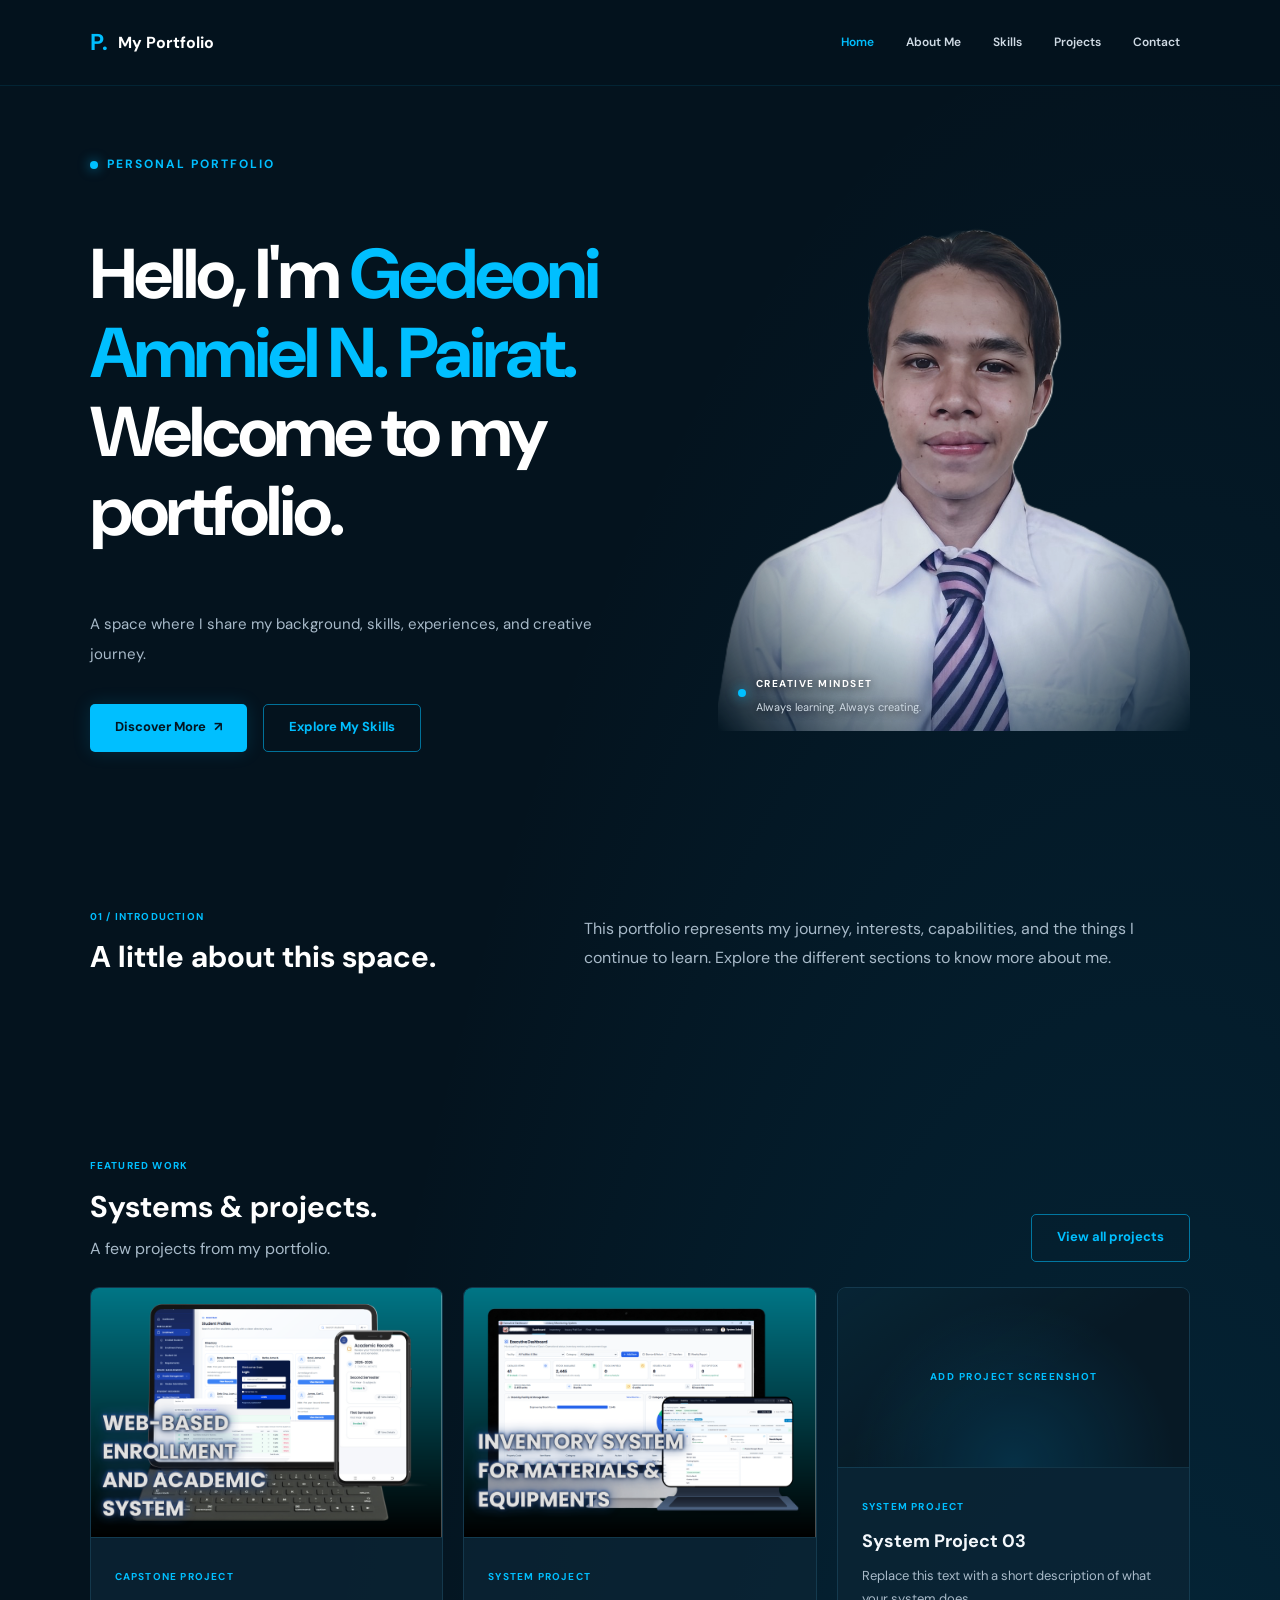
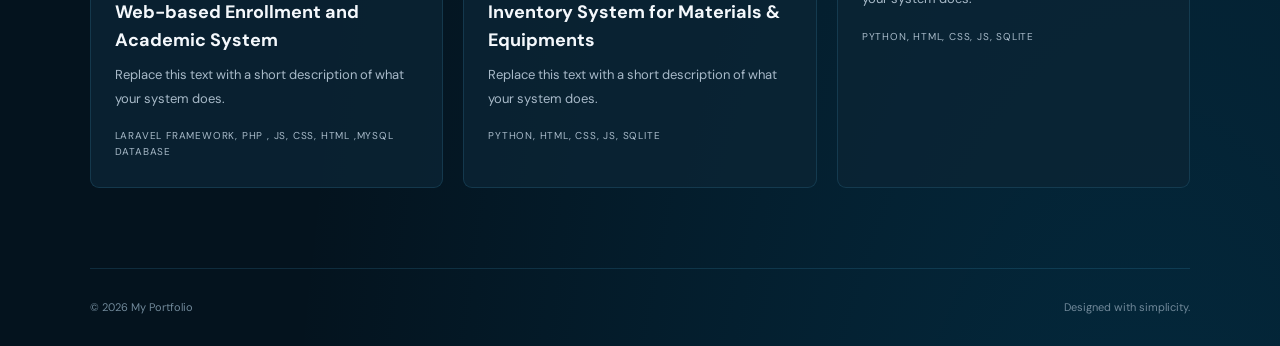
<file: index.html>
<!DOCTYPE html>
<html lang="en">
<head>
    <meta charset="UTF-8">
    <meta name="viewport" content="width=device-width, initial-scale=1.0">

    <meta name="description" content="Personal portfolio showcasing my background, skills, and experience.">

    <title>My Portfolio</title>

    <link rel="preconnect" href="https://fonts.googleapis.com">
    <link rel="preconnect" href="https://fonts.gstatic.com" crossorigin>
    <link href="https://fonts.googleapis.com/css2?family=DM+Sans:wght@400;500;600;700&family=Inter:wght@400;500;600;700;800&display=swap" rel="stylesheet">

    <link rel="stylesheet" href="css/portfolio.css">
    <script src="js/portfolio.js" defer></script>
</head>
<body>

    <header class="site-header">
        <div class="header-container">

            <a href="index.html" class="brand">
                <span class="brand-mark">P.</span>
                <span>My Portfolio</span>
            </a>

            <nav class="tabs" aria-label="Portfolio pages">
                <a href="index.html" aria-current="page">Home</a>
                <a href="tabs/aboutme.html">About Me</a>
                <a href="tabs/skills.html">Skills</a>
                <a href="tabs/projects.html">Projects</a>
                <a href="tabs/contact.html">Contact</a>
            </nav>

        </div>
    </header>

    <main>
        <section class="hero">

            <div class="hero-content">
                <span class="eyebrow">
                    <span class="status-dot"></span>
                    PERSONAL PORTFOLIO
                </span>

                <h1>
                    Hello, I'm <span class="accent">Gedeoni Ammiel N. Pairat.</span>
                    <br>
                    Welcome to my portfolio.
                </h1>

                <p class="hero-description">
                    A space where I share my background, skills,
                    experiences, and creative journey.
                </p>

                <div class="hero-actions">
                    <a href="tabs/aboutme.html" class="btn btn-primary">
                        Discover More <span>↗</span>
                    </a>

                    <a href="tabs/skills.html" class="btn btn-secondary">
                        Explore My Skills
                    </a>
                </div>
            </div>

            <div class="hero-decoration">
                <div class="decoration-image">
                    <img
                        src="img/profile.png"
                        alt="Personal portfolio profile"
                        class="hero-image"
                    >

                    <div class="image-caption">
                        <span class="status-dot"></span>
                        <div>
                            <strong>CREATIVE MINDSET</strong>
                            <p>Always learning. Always creating.</p>
                        </div>
                    </div>
                </div>
            </div>

        </section>

        <section class="intro-section">
            <div>
                <span class="section-label">01 / INTRODUCTION</span>
                <h2>A little about this space.</h2>
            </div>

            <p>
                This portfolio represents my journey, interests,
                capabilities, and the things I continue to learn.
                Explore the different sections to know more about me.
            </p>
        </section>

        <section class="projects-section" aria-labelledby="featured-projects-title">
            <div class="section-heading projects-heading">
                <div>
                    <span class="section-label">FEATURED WORK</span>
                    <h2 id="featured-projects-title">Systems & projects.</h2>
                    <p>A few projects from my portfolio.</p>
                </div>
                <a href="tabs/projects.html" class="btn btn-secondary">View all projects</a>
            </div>

            <div class="projects-grid">
                <article class="project-card">
                    <div class="project-preview project-preview-image">
                        <img src="img/system1.png" alt="Screenshot of the web-based enrollment and academic system"
                            width="1748" height="1240" loading="lazy" decoding="async">
                    </div>
                    <div class="project-content">
                        <span class="section-label">CAPSTONE PROJECT</span>
                        <h2>Web-based Enrollment and Academic System</h2>
                        <p>Replace this text with a short description of what your system does.</p>
                        <span class="project-tech">LARAVEL FRAMEWORK, PHP , JS, CSS, HTML ,MYSQL DATABASE</span>
                    </div>
                </article>

                <article class="project-card">
                    <div class="project-preview project-preview-image">
                        <img src="img/system2.png" alt="Screenshot of System Project 02"
                            width="1748" height="1240" loading="lazy" decoding="async">
                    </div>
                    <div class="project-content">
                        <span class="section-label">SYSTEM PROJECT</span>
                        <h2>Inventory System for Materials & Equipments</h2>
                        <p>Replace this text with a short description of what your system does.</p>
                        <span class="project-tech">PYTHON, HTML, CSS, JS, SQLITE</span>
                    </div>
                </article>

                <article class="project-card">
                    <div class="project-preview" aria-hidden="true">ADD PROJECT SCREENSHOT</div>
                    <div class="project-content">
                        <span class="section-label">SYSTEM PROJECT</span>
                        <h2>System Project 03</h2>
                        <p>Replace this text with a short description of what your system does.</p>
                        <span class="project-tech">PYTHON, HTML, CSS, JS, SQLITE</span>
                    </div>
                </article>
            </div>
        </section>

        <footer class="site-footer">
            <span>© <span id="current-year"></span> My Portfolio</span>
            <span>Designed with simplicity.</span>
        </footer>

    </main>

</body>
</html>
</file>
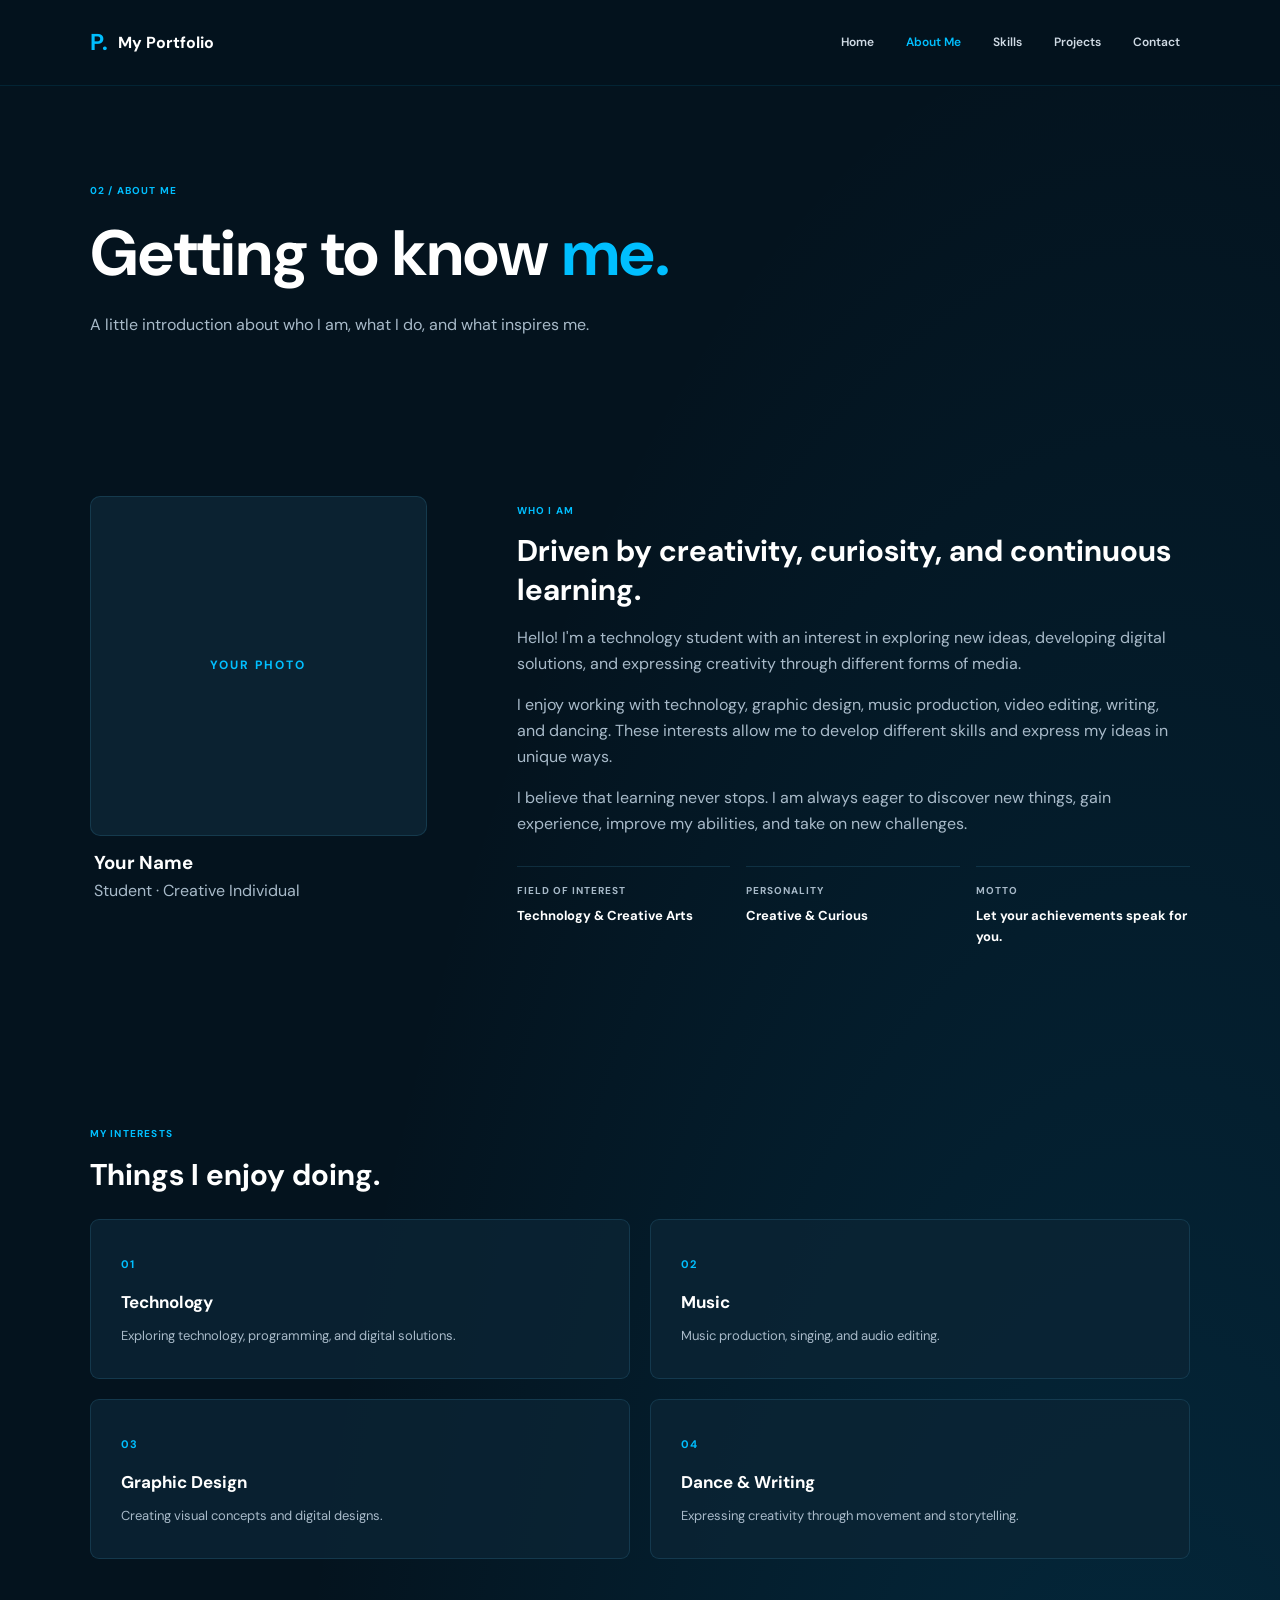
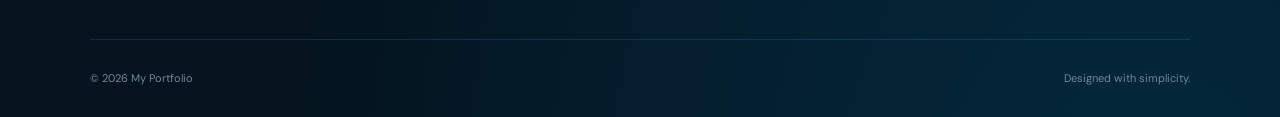
<file: tabs/aboutme.html>
<!DOCTYPE html>
<html lang="en">
<head>
    <meta charset="UTF-8">
    <meta name="viewport" content="width=device-width, initial-scale=1.0">

    <title>About Me | My Portfolio</title>

    <link rel="preconnect" href="https://fonts.googleapis.com">
    <link rel="preconnect" href="https://fonts.gstatic.com" crossorigin>
    <link href="https://fonts.googleapis.com/css2?family=DM+Sans:wght@400;500;600;700&family=Inter:wght@400;500;600;700;800&display=swap" rel="stylesheet">

    <link rel="stylesheet" href="../css/portfolio.css">
    <script src="../js/portfolio.js" defer></script>
</head>
<body>

    <header class="site-header">
        <div class="header-container">

            <a href="../index.html" class="brand">
                <span class="brand-mark">P.</span>
                <span>My Portfolio</span>
            </a>

            <nav class="tabs" aria-label="Portfolio pages">
                <a href="../index.html">Home</a>
                <a href="aboutme.html" aria-current="page">About Me</a>
                <a href="skills.html">Skills</a>
                <a href="projects.html">Projects</a>
                <a href="contact.html">Contact</a>
            </nav>

        </div>
    </header>

    <main>

        <!-- PAGE INTRO -->
        <section class="page-hero">
            <span class="section-label">02 / ABOUT ME</span>

            <h1>
                Getting to know <span class="accent">me.</span>
            </h1>

            <p>
                A little introduction about who I am,
                what I do, and what inspires me.
            </p>
        </section>

        <!-- ABOUT CONTENT -->
        <section class="about-section">

            <div class="about-profile">
                <div class="profile-placeholder">
                    <span>YOUR PHOTO</span>
                </div>

                <div class="profile-caption">
                    <h3>Your Name</h3>
                    <p>Student · Creative Individual</p>
                </div>
            </div>

            <div class="about-content">

                <span class="section-label">WHO I AM</span>

                <h2>
                    Driven by creativity,
                    curiosity, and continuous learning.
                </h2>

                <p>
                    Hello! I'm a technology student with an interest
                    in exploring new ideas, developing digital
                    solutions, and expressing creativity through
                    different forms of media.
                </p>

                <p>
                    I enjoy working with technology, graphic design,
                    music production, video editing, writing, and
                    dancing. These interests allow me to develop
                    different skills and express my ideas in unique ways.
                </p>

                <p>
                    I believe that learning never stops. I am always
                    eager to discover new things, gain experience,
                    improve my abilities, and take on new challenges.
                </p>

                <div class="about-details">

                    <div class="detail-item">
                        <span class="detail-label">FIELD OF INTEREST</span>
                        <strong>Technology & Creative Arts</strong>
                    </div>

                    <div class="detail-item">
                        <span class="detail-label">PERSONALITY</span>
                        <strong>Creative & Curious</strong>
                    </div>

                    <div class="detail-item">
                        <span class="detail-label">MOTTO</span>
                        <strong>Let your achievements speak for you.</strong>
                    </div>

                </div>

            </div>

        </section>

        <!-- INTERESTS -->
        <section class="interests-section">

            <div class="section-heading">
                <span class="section-label">MY INTERESTS</span>
                <h2>Things I enjoy doing.</h2>
            </div>

            <div class="interest-grid">

                <article class="interest-card">
                    <span class="interest-number">01</span>
                    <h3>Technology</h3>
                    <p>Exploring technology, programming, and digital solutions.</p>
                </article>

                <article class="interest-card">
                    <span class="interest-number">02</span>
                    <h3>Music</h3>
                    <p>Music production, singing, and audio editing.</p>
                </article>

                <article class="interest-card">
                    <span class="interest-number">03</span>
                    <h3>Graphic Design</h3>
                    <p>Creating visual concepts and digital designs.</p>
                </article>

                <article class="interest-card">
                    <span class="interest-number">04</span>
                    <h3>Dance & Writing</h3>
                    <p>Expressing creativity through movement and storytelling.</p>
                </article>

            </div>

        </section>

        <footer class="site-footer">
            <span>© <span id="current-year"></span> My Portfolio</span>
            <span>Designed with simplicity.</span>
        </footer>

    </main>

</body>
</html>
</file>
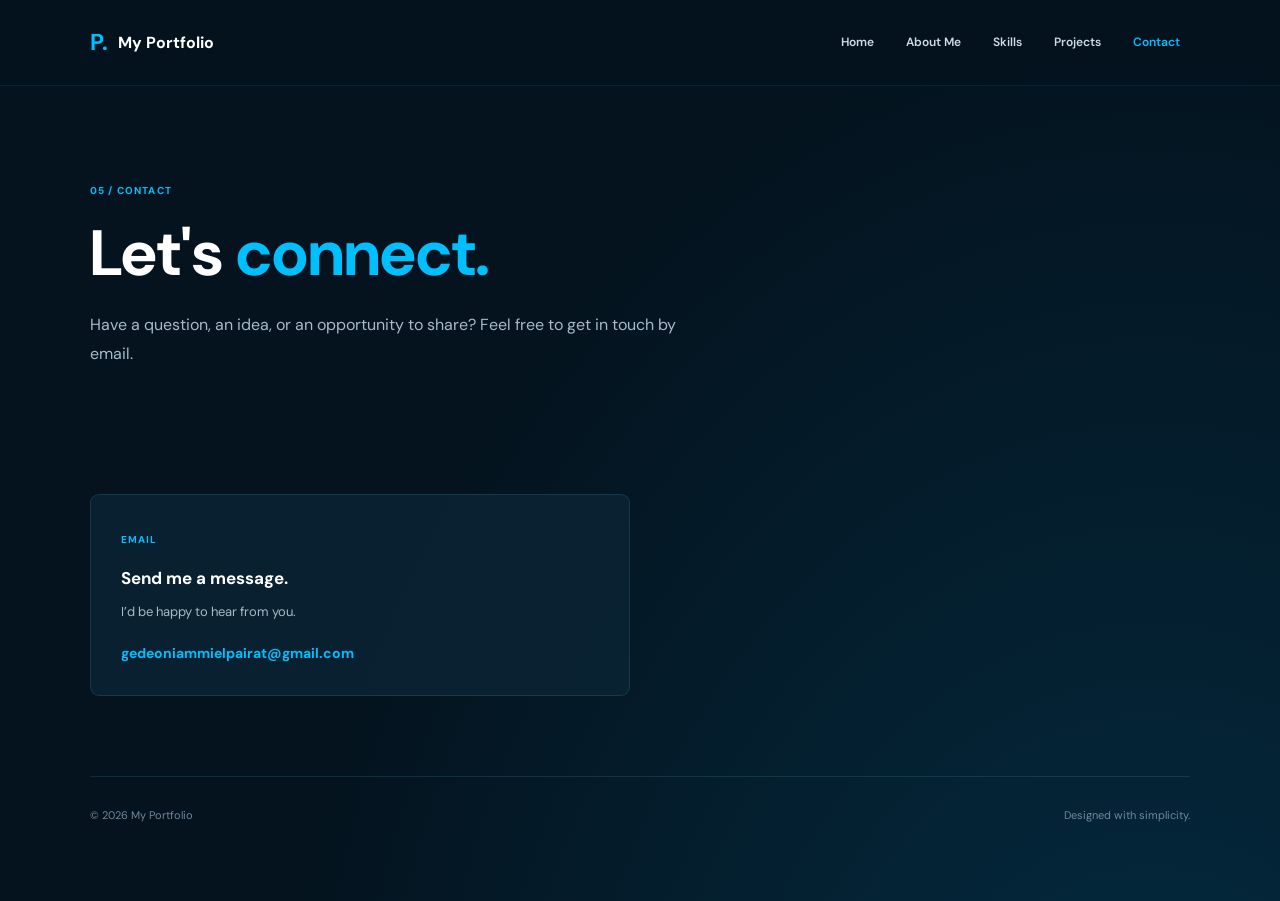
<file: tabs/contact.html>
<!DOCTYPE html>
<html lang="en">
<head>
    <meta charset="UTF-8">
    <meta name="viewport" content="width=device-width, initial-scale=1.0">

    <meta name="description" content="Get in touch with Gedeoni Ammiel Pairat.">

    <title>Contact | My Portfolio</title>

    <link rel="preconnect" href="https://fonts.googleapis.com">
    <link rel="preconnect" href="https://fonts.gstatic.com" crossorigin>
    <link href="https://fonts.googleapis.com/css2?family=DM+Sans:wght@400;500;600;700&family=Inter:wght@400;500;600;700;800&display=swap" rel="stylesheet">

    <link rel="stylesheet" href="../css/portfolio.css">
    <script src="../js/portfolio.js" defer></script>
</head>
<body>

    <header class="site-header">
        <div class="header-container">

            <a href="../index.html" class="brand">
                <span class="brand-mark">P.</span>
                <span>My Portfolio</span>
            </a>

            <nav class="tabs" aria-label="Portfolio pages">
                <a href="../index.html">Home</a>
                <a href="aboutme.html">About Me</a>
                <a href="skills.html">Skills</a>
                <a href="projects.html">Projects</a>
                <a href="contact.html" aria-current="page">Contact</a>
            </nav>

        </div>
    </header>

    <main>
        <section class="page-hero">
            <span class="section-label">05 / CONTACT</span>

            <h1>
                Let's <span class="accent">connect.</span>
            </h1>

            <p>
                Have a question, an idea, or an opportunity to share?
                Feel free to get in touch by email.
            </p>
        </section>

        <section class="contact-section" aria-label="Contact details">
            <article class="contact-card">
                <span class="section-label">EMAIL</span>
                <h2>Send me a message.</h2>
                <p>I’d be happy to hear from you.</p>
                <a class="contact-link" href="mailto:gedeoniammielpairat@gmail.com">
                    gedeoniammielpairat@gmail.com
                </a>
            </article>
        </section>

        <footer class="site-footer">
            <span>© <span id="current-year"></span> My Portfolio</span>
            <span>Designed with simplicity.</span>
        </footer>
    </main>

</body>
</html>
</file>
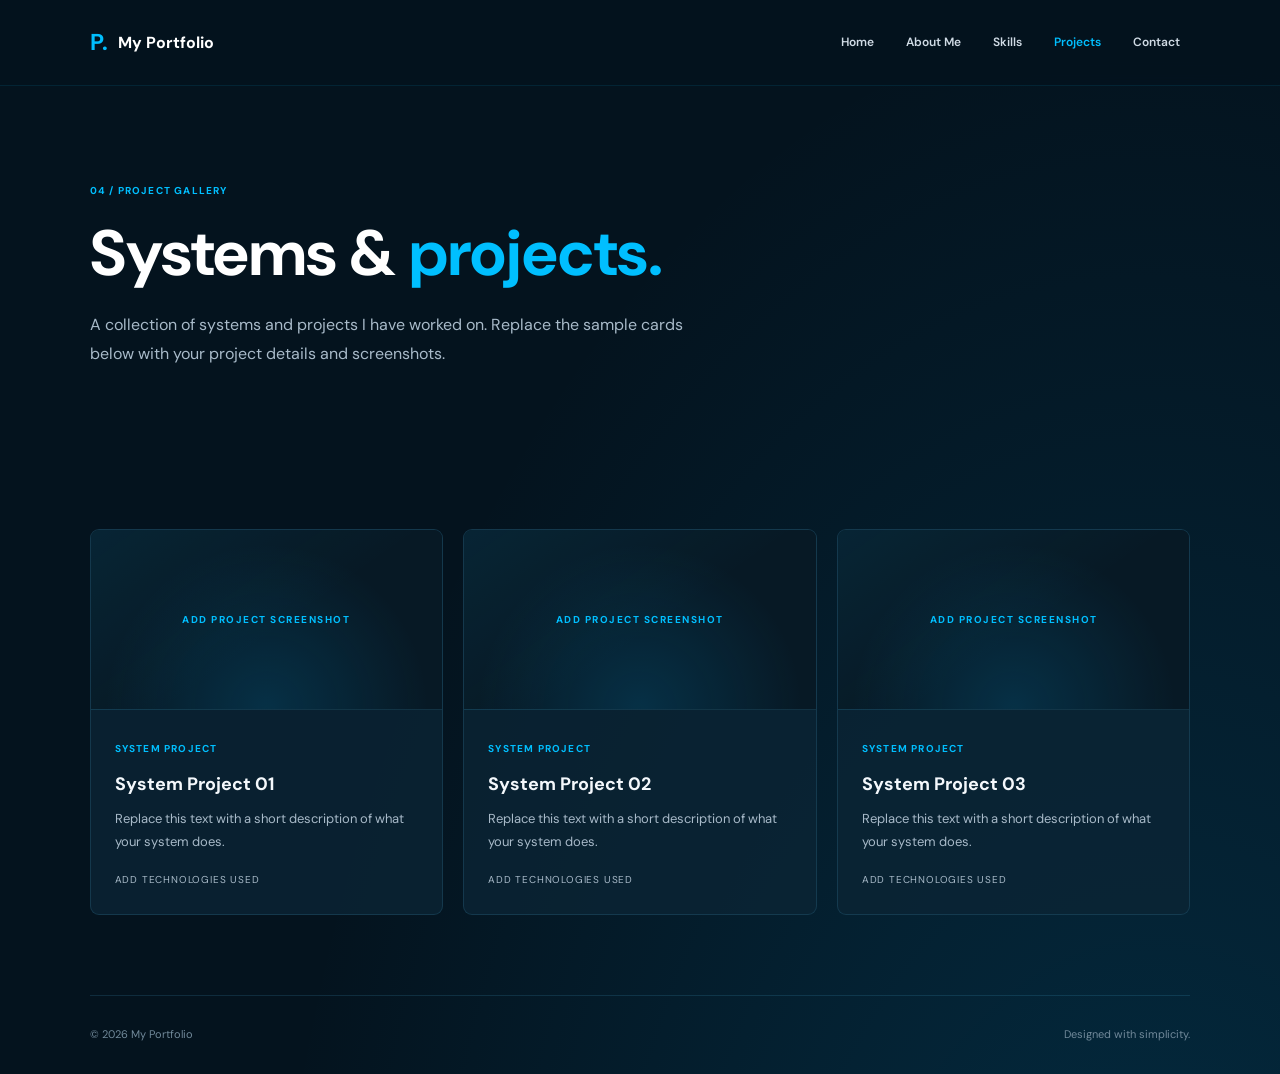
<file: tabs/projects.html>
<!DOCTYPE html>
<html lang="en">
<head>
    <meta charset="UTF-8">
    <meta name="viewport" content="width=device-width, initial-scale=1.0">

    <meta name="description" content="A gallery of systems and projects by Gedeoni Ammiel Pairat.">

    <title>Projects | My Portfolio</title>

    <link rel="preconnect" href="https://fonts.googleapis.com">
    <link rel="preconnect" href="https://fonts.gstatic.com" crossorigin>
    <link href="https://fonts.googleapis.com/css2?family=DM+Sans:wght@400;500;600;700&family=Inter:wght@400;500;600;700;800&display=swap" rel="stylesheet">

    <link rel="stylesheet" href="../css/portfolio.css">
    <script src="../js/portfolio.js" defer></script>
</head>
<body>

    <header class="site-header">
        <div class="header-container">

            <a href="../index.html" class="brand">
                <span class="brand-mark">P.</span>
                <span>My Portfolio</span>
            </a>

            <nav class="tabs" aria-label="Portfolio pages">
                <a href="../index.html">Home</a>
                <a href="aboutme.html">About Me</a>
                <a href="skills.html">Skills</a>
                <a href="projects.html" aria-current="page">Projects</a>
                <a href="contact.html">Contact</a>
            </nav>

        </div>
    </header>

    <main>
        <section class="page-hero">
            <span class="section-label">04 / PROJECT GALLERY</span>

            <h1>
                Systems & <span class="accent">projects.</span>
            </h1>

            <p>
                A collection of systems and projects I have worked on.
                Replace the sample cards below with your project details and screenshots.
            </p>
        </section>

        <section class="projects-section" aria-label="Project gallery">
            <div class="projects-grid">
                <article class="project-card">
                    <div class="project-preview" aria-hidden="true">ADD PROJECT SCREENSHOT</div>
                    <div class="project-content">
                        <span class="section-label">SYSTEM PROJECT</span>
                        <h2>System Project 01</h2>
                        <p>Replace this text with a short description of what your system does.</p>
                        <span class="project-tech">ADD TECHNOLOGIES USED</span>
                    </div>
                </article>

                <article class="project-card">
                    <div class="project-preview" aria-hidden="true">ADD PROJECT SCREENSHOT</div>
                    <div class="project-content">
                        <span class="section-label">SYSTEM PROJECT</span>
                        <h2>System Project 02</h2>
                        <p>Replace this text with a short description of what your system does.</p>
                        <span class="project-tech">ADD TECHNOLOGIES USED</span>
                    </div>
                </article>

                <article class="project-card">
                    <div class="project-preview" aria-hidden="true">ADD PROJECT SCREENSHOT</div>
                    <div class="project-content">
                        <span class="section-label">SYSTEM PROJECT</span>
                        <h2>System Project 03</h2>
                        <p>Replace this text with a short description of what your system does.</p>
                        <span class="project-tech">ADD TECHNOLOGIES USED</span>
                    </div>
                </article>
            </div>
        </section>

        <footer class="site-footer">
            <span>© <span id="current-year"></span> My Portfolio</span>
            <span>Designed with simplicity.</span>
        </footer>
    </main>

</body>
</html>
</file>
<file: css/portfolio.css>
/* =========================================
   SHARED PORTFOLIO STYLES
========================================= */

:root {
    --primary: #00bfff;
    --primary-dark: #008fca;
    --text: #f4f8fc;
    --text-secondary: #a8bac9;
    --surface: #0b2231;
    --border: rgba(77, 177, 220, 0.16);
    --font-body: "DM Sans", Inter, Arial, sans-serif;
    --transition: 0.3s ease;
}

*,
*::before,
*::after {
    box-sizing: border-box;
}

html {
    scroll-behavior: smooth;
}

body {
    position: relative;
    isolation: isolate;
    color: var(--text);
    font-family: var(--font-body);
    line-height: 1.6;
    -webkit-font-smoothing: antialiased;
}

.header-container {
    display: flex;
    align-items: center;
    justify-content: space-between;
    gap: 24px;
}

.brand {
    display: inline-flex;
    align-items: center;
    gap: 10px;
    color: #fff;
    font-size: 16px;
    font-weight: 700;
    text-decoration: none;
    white-space: nowrap;
}

.brand-mark {
    color: var(--primary);
    font-size: 23px;
}

.tabs {
    display: flex;
    align-items: center;
    gap: 12px;
}

.tabs a {
    display: inline-flex;
    align-items: center;
    padding: 8px 10px;
    color: #d0dbe5;
    background: transparent;
    border-radius: 5px;
    font-size: 12px;
    font-weight: 600;
    text-decoration: none;
    transition: color var(--transition), background var(--transition);
}

.tabs a:hover,
.tabs a[aria-current="page"] {
    color: var(--primary);
}

.tabs a:focus-visible,
.brand:focus-visible,
.btn:focus-visible {
    outline: 2px solid var(--primary);
    outline-offset: 3px;
}

.hero {
    display: grid;
    align-items: center;
}

.hero-content {
    min-width: 0;
}

.eyebrow {
    display: inline-flex;
    align-items: center;
    gap: 9px;
    color: var(--primary);
    font-weight: 700;
}

.status-dot {
    display: inline-block;
    flex: 0 0 auto;
    width: 8px;
    height: 8px;
    background: var(--primary);
    border-radius: 50%;
    box-shadow: 0 0 12px rgba(0, 191, 255, 0.65);
    animation: status-pulse 2.6s ease-in-out infinite;
}

.hero h1,
.page-hero h1 {
    color: #fff;
}

.accent,
.section-label {
    color: var(--primary);
}

.hero-description,
.page-hero p,
.intro-section p,
.about-content > p,
.section-heading p {
    color: var(--text-secondary);
}

.hero-decoration {
    display: flex;
    align-items: center;
}

.hero-actions {
    display: flex;
    align-items: center;
}

.btn {
    display: inline-flex;
    align-items: center;
    justify-content: center;
    gap: 8px;
    border-radius: 5px;
    font-weight: 700;
    text-decoration: none;
    transition: color var(--transition),
                background var(--transition),
                border-color var(--transition),
                box-shadow var(--transition),
                transform var(--transition);
}

.btn:hover {
    transform: translateY(-2px);
}

.btn-primary {
    color: #031521;
    background: var(--primary);
    box-shadow: 0 0 18px rgba(0, 191, 255, 0.15);
}

.btn-primary:hover {
    color: #fff;
    background: var(--primary-dark);
    box-shadow: 0 0 22px rgba(0, 191, 255, 0.3);
}

.btn-secondary {
    color: var(--primary);
    background: transparent;
    border: 1px solid rgba(0, 191, 255, 0.55);
}

.btn-secondary:hover {
    color: #fff;
    background: rgba(0, 191, 255, 0.08);
    border-color: var(--primary);
}

.decoration-image {
    position: relative;
}

.hero-image {
    display: block;
}

.image-caption {
    position: absolute;
    bottom: 15px;
    left: 20px;
    display: flex;
    align-items: center;
    gap: 10px;
    text-shadow: 0 1px 8px rgba(0, 0, 0, 0.85);
}

.image-caption strong {
    color: #fff;
    font-size: 10px;
    letter-spacing: 1.5px;
}

.image-caption p {
    margin: 4px 0 0;
    color: #d0dbe5;
    font-size: 11px;
}

.page-hero h1,
.intro-section h2,
.section-heading h2,
.about-content h2,
.strength-section h2 {
    margin: 10px 0;
    color: #fff;
    line-height: 1.3;
}

.page-hero p {
    max-width: 600px;
    line-height: 1.8;
}

.about-section {
    display: grid;
    grid-template-columns: minmax(220px, 0.75fr) minmax(0, 1.5fr);
    align-items: start;
}

.profile-placeholder {
    display: flex;
    align-items: center;
    justify-content: center;
    min-height: 340px;
    color: var(--primary);
    background: var(--surface);
    border: 1px solid var(--border);
    border-radius: 10px;
    font-size: 12px;
    font-weight: 700;
    letter-spacing: 2px;
}

.profile-caption {
    padding: 12px 4px;
}

.profile-caption h3,
.profile-caption p {
    margin: 0;
}

.profile-caption h3,
.detail-item strong,
.interest-card h3,
.skill-card h3 {
    color: #fff;
}

.profile-caption p,
.detail-label {
    color: var(--text-secondary);
}

.about-details {
    display: grid;
    grid-template-columns: repeat(3, minmax(0, 1fr));
    gap: 16px;
    margin-top: 30px;
}

.detail-item {
    display: flex;
    flex-direction: column;
    gap: 7px;
    padding: 16px 0;
    border-top: 1px solid var(--border);
}

.detail-label,
.skill-category {
    font-size: 10px;
    font-weight: 700;
    letter-spacing: 1px;
}

.detail-item strong {
    font-size: 13px;
}

.interests-section,
.skills-section,
.strength-section,
.intro-section {
    border-color: var(--border);
}

.section-heading {
    margin-bottom: 25px;
}

.projects-heading {
    display: flex;
    align-items: flex-end;
    justify-content: space-between;
    gap: 20px;
}

.projects-heading h2 {
    margin: 10px 0;
    color: #fff;
    font-size: clamp(22px, 2.5vw, 30px);
    line-height: 1.3;
}

.projects-heading p {
    margin: 8px 0 0;
    color: var(--text-secondary);
}

.section-heading h2,
.intro-section h2,
.about-content h2,
.strength-section h2 {
    font-size: clamp(22px, 2.5vw, 30px);
}

.section-heading p {
    margin: 8px 0 0;
}

.interest-grid,
.skills-grid,
.projects-grid {
    display: grid;
    grid-template-columns: repeat(2, minmax(0, 1fr));
}

.interest-card,
.skill-card,
.project-card,
.contact-card {
    min-width: 0;
    background: rgba(12, 37, 53, 0.8);
    border: 1px solid var(--border);
    border-radius: 9px;
    transition: var(--transition);
}

.interest-card h3,
.skill-card h3,
.project-card h2,
.contact-card h2 {
    margin: 14px 0 8px;
    font-size: 17px;
}

.interest-card p,
.skill-card p,
.project-card p,
.contact-card p {
    margin: 0;
    color: var(--text-secondary);
    font-size: 13px;
    line-height: 1.8;
}

.projects-section {
    padding: 45px 0 80px;
}

.projects-grid {
    grid-template-columns: repeat(3, minmax(0, 1fr));
    gap: 20px;
}

.project-card {
    overflow: hidden;
}

.project-preview {
    display: grid;
    min-height: 180px;
    place-items: center;
    padding: 20px;
    color: var(--primary);
    background:
        radial-gradient(ellipse at 50% 100%, rgba(0, 153, 219, 0.18), transparent 65%),
        linear-gradient(145deg, rgba(0, 191, 255, 0.07), transparent 55%),
        #071925;
    border-bottom: 1px solid var(--border);
    font-size: 10px;
    font-weight: 700;
    letter-spacing: 1.5px;
}

.project-preview-image {
    min-height: 0;
    padding: 0;
}

.project-preview-image img {
    display: block;
    width: 100%;
    height: auto;
}

.project-content {
    padding: 24px;
}

.project-card h2 {
    margin: 10px 0 8px;
    font-size: 18px;
}

.project-card p {
    min-height: 46px;
}

.project-tech {
    display: inline-block;
    margin-top: 18px;
    color: var(--text-secondary);
    font-size: 10px;
    letter-spacing: 0.8px;
}

.contact-section {
    display: grid;
    grid-template-columns: repeat(2, minmax(0, 1fr));
    gap: 20px;
    padding: 45px 0 80px;
}

.contact-card {
    padding: 30px;
}

.contact-card h2 {
    color: #fff;
}

.contact-link {
    display: inline-flex;
    margin-top: 18px;
    color: var(--primary);
    font-size: 14px;
    font-weight: 700;
    overflow-wrap: anywhere;
    text-decoration: none;
}

.contact-link:hover {
    color: #fff;
    text-decoration: underline;
    text-underline-offset: 4px;
}

.interest-number,
.skill-number,
.skill-category,
.strength-item span {
    color: var(--primary);
    font-size: 11px;
    font-weight: 700;
    letter-spacing: 1px;
}

.skill-category {
    display: inline-block;
    margin-top: 18px;
}

.skill-card ul {
    display: flex;
    flex-wrap: wrap;
    gap: 10px 14px;
    margin: 18px 0 0;
    padding: 0;
    list-style: none;
}

.skill-card li {
    display: inline-flex;
    align-items: center;
    gap: 7px;
    color: var(--text-secondary);
    font-size: 12px;
    line-height: 1.5;
    white-space: nowrap;
}

.skill-logo {
    display: block;
    width: 24px;
    height: 24px;
    flex: 0 0 auto;
    object-fit: contain;
}

.skill-logo-wordmark {
    width: 48px;
}

.interest-card:hover,
.skill-card:hover,
.project-card:hover {
    background: #102d40;
    border-color: rgba(0, 191, 255, 0.55);
    transform: translateY(-4px);
    box-shadow: 0 8px 25px rgba(0, 153, 219, 0.08);
}

.strength-section {
    display: grid;
    grid-template-columns: minmax(180px, 0.7fr) minmax(0, 1.3fr);
    align-items: start;
}

.strength-list {
    display: grid;
    grid-template-columns: repeat(2, minmax(0, 1fr));
    gap: 0 20px;
}

.strength-item {
    display: flex;
    align-items: center;
    gap: 14px;
    padding: 15px 0;
    border-bottom: 1px solid var(--border);
}

.strength-item strong {
    color: #eaf4fa;
}

.intro-section {
    display: grid;
    grid-template-columns: minmax(180px, 0.8fr) minmax(0, 1.2fr);
    align-items: center;
}

.intro-section p {
    margin: 0;
    line-height: 1.8;
}

.section-label {
    font-size: 10px;
    font-weight: 700;
    letter-spacing: 1.2px;
}

.site-footer {
    display: flex;
    justify-content: space-between;
    gap: 16px;
    color: #71899a;
    font-size: 11px;
    border-top: 1px solid var(--border);
}

.page-loaded {
    animation: page-enter 0.45s ease both;
}

@keyframes page-enter {
    from {
        opacity: 0;
        transform: translateY(8px);
    }

    to {
        opacity: 1;
        transform: translateY(0);
    }
}

@keyframes background-drift {
    from {
        background-position: 0% 50%;
    }

    to {
        background-position: 100% 50%;
    }
}

@keyframes status-pulse {
    0%,
    100% {
        box-shadow: 0 0 8px rgba(0, 191, 255, 0.45);
    }

    50% {
        box-shadow: 0 0 15px rgba(0, 191, 255, 0.85);
    }
}

@media (max-width: 768px) {
    .about-section {
        grid-template-columns: minmax(0, 1fr);
    }

    .intro-section,
    .strength-section {
        grid-template-columns: minmax(0, 1fr);
    }

    .projects-heading {
        align-items: flex-start;
        flex-direction: column;
    }
}

@media (max-width: 480px) {
    .tabs {
        flex-wrap: wrap;
    }

    .about-details,
    .interest-grid,
    .skills-grid,
    .strength-list {
        grid-template-columns: minmax(0, 1fr);
    }

    .site-footer {
        flex-direction: column;
    }
}

@media (prefers-reduced-motion: reduce) {
    *,
    *::before,
    *::after {
        scroll-behavior: auto !important;
        animation: none !important;
        transition-duration: 0.01ms !important;
    }
}

/* =========================================
   FULL-SCREEN PORTFOLIO LAYOUT
========================================= */

/* Full-page background */
body {
    min-height: 100vh;
    padding: 0;
    margin: 0;

    background:
        radial-gradient(ellipse at 50% 100%,
            rgba(0, 153, 219, 0.20), transparent 55%),
        #04131e;
    background-size: 180% 180%;
    background-position: 0% 50%;
    animation: background-drift 24s ease-in-out infinite alternate;
}

/* Remove outer container/frame */
.site-header,
main {
    width: 100%;
    max-width: none;
    margin: 0;
    border: none;
    border-radius: 0;
    box-shadow: none;
    background: transparent;
}

/* Full-width navigation */
.site-header {
    position: sticky;
    top: 0;
    z-index: 100;

    background: rgba(4, 19, 30, 0.88);
    backdrop-filter: blur(18px);
    border-bottom: 1px solid rgba(0, 191, 255, 0.10);
}

.header-container {
    width: 100%;
    max-width: 1400px;
    min-height: 85px;
    margin: auto;
    padding: 0 7%;
}

/* Spacious main content */
main {
    min-height: calc(100vh - 85px);
    padding: 0 7%;
}

/* =========================================
   LARGE HOMEPAGE HERO
========================================= */

.hero {
    width: 100%;
    max-width: 1400px;
    min-height: 78vh;
    margin: auto;
    padding: 65px 0;

    grid-template-columns: 1.1fr 0.9fr;
    gap: 50px;

    border: none;
}

.hero h1 {
    max-width: 700px;
    font-size: clamp(48px, 5.5vw, 76px);
    line-height: 1.12;
    letter-spacing: -3px;
}

.hero-description {
    max-width: 550px;
    font-size: 15px;
    line-height: 2;
}

.eyebrow {
    font-size: 12px;
    letter-spacing: 2px;
}

.hero-actions {
    margin-top: 35px;
    gap: 16px;
}

.btn {
    min-height: 48px;
    padding: 0 25px;
    font-size: 13px;
}

/* =========================================
   BIGGER PROFILE IMAGE
========================================= */

.hero-decoration {
    width: 100%;
    justify-content: center;
}

.decoration-image {
    width: 100%;
    max-width: 530px;
    height: 560px;

    border: none;
    border-radius: 0;
    background: transparent;
    overflow: hidden;
}

.hero-image {
    width: 100%;
    height: 100%;
    object-fit: cover;
    object-position: center;

    -webkit-mask-image: radial-gradient(ellipse at center, #000 48%, transparent 100%);
    mask-image: radial-gradient(ellipse at center, #000 48%, transparent 100%);
    filter: brightness(0.88) contrast(1.08) saturate(0.82);
    transition: filter 0.4s ease, transform 0.4s ease;
}

.decoration-image:hover .hero-image {
    filter: brightness(0.96) contrast(1.08) saturate(0.95);
    transform: scale(1.02);
}

/* =========================================
   INNER PAGES
========================================= */

.page-hero,
.about-section,
.interests-section,
.skills-section,
.projects-section,
.projects-grid,
.strength-section,
.intro-section,
.contact-section {
    width: 100%;
    max-width: 1400px;
    margin-left: auto;
    margin-right: auto;
}

.page-hero {
    padding: 90px 0 65px;
}

.page-hero h1 {
    font-size: clamp(48px, 5vw, 68px);
}

.about-section {
    padding: 75px 0;
    gap: 90px;
}

.skills-section,
.interests-section,
.projects-section,
.strength-section {
    padding: 80px 0;
}

.intro-section {
    padding: 85px 0;
    gap: 90px;
}

/* Bigger cards */
.skills-grid,
.interest-grid,
.projects-grid {
    gap: 20px;
}

.skills-grid {
    grid-template-columns: repeat(3, minmax(0, 1fr));
}

.skill-card,
.interest-card {
    padding: 30px;
}

/* Footer */
.site-footer {
    width: 100%;
    max-width: 1400px;
    margin: auto;
    padding: 30px 0;
}

/* =========================================
   RESPONSIVE
========================================= */

@media (max-width: 768px) {
    .header-container {
        padding: 15px 5%;
    }

    main {
        padding: 0 5%;
    }

    .hero {
        min-height: auto;
        padding: 65px 0;
        grid-template-columns: 1fr;
        gap: 35px;
    }

    .hero h1 {
        font-size: clamp(42px, 9vw, 58px);
        letter-spacing: -2px;
    }

    .decoration-image {
        max-width: 500px;
        height: 440px;
    }

    .about-section,
    .intro-section,
    .contact-section {
        grid-template-columns: 1fr;
        gap: 35px;
    }

    .page-hero {
        padding: 65px 0 45px;
    }

    .skills-section,
    .interests-section,
    .projects-section,
    .strength-section {
        padding: 55px 0;
    }

    .projects-grid {
        grid-template-columns: repeat(2, minmax(0, 1fr));
    }

    .skills-grid {
        grid-template-columns: repeat(2, minmax(0, 1fr));
    }
}

@media (max-width: 480px) {
    .header-container {
        align-items: center;
    }

    .skills-grid {
        grid-template-columns: minmax(0, 1fr);
    }

    .hero h1 {
        font-size: 40px;
    }

    .decoration-image {
        height: 340px;
    }

    .hero-actions {
        flex-wrap: wrap;
    }

    .btn {
        width: auto;
    }

    .projects-grid {
        grid-template-columns: minmax(0, 1fr);
    }
}
</file>
